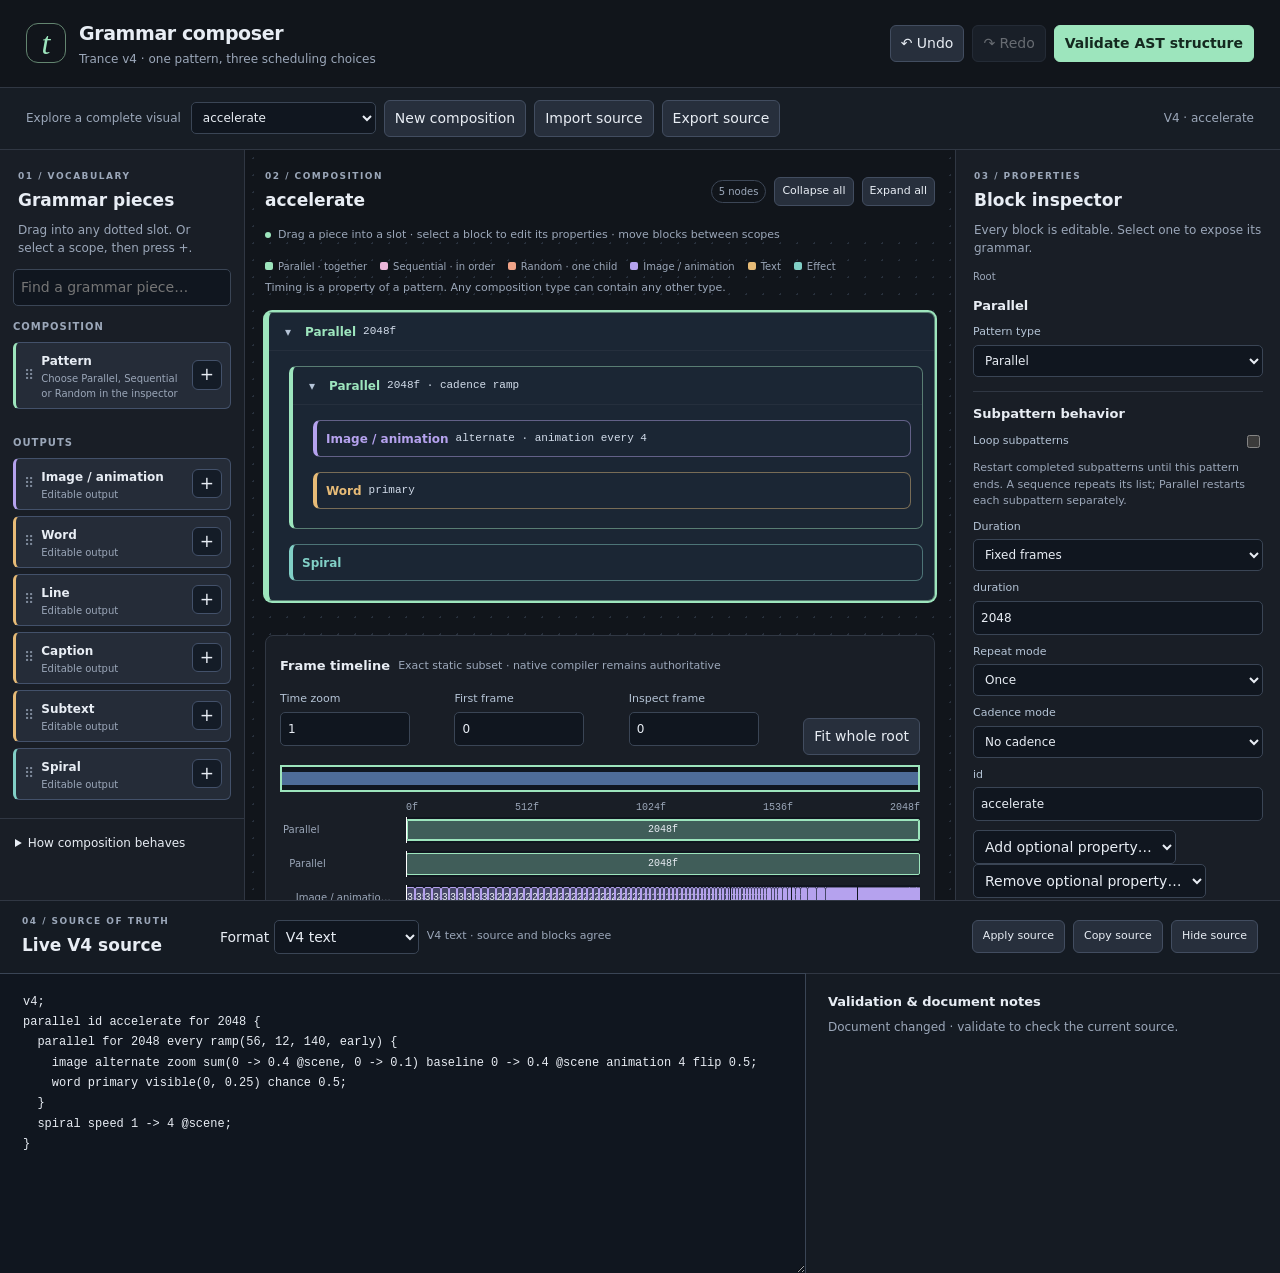
<file: docs/exploration/authoring/index.html>
<!doctype html>
<html lang="en">
<head><meta charset="utf-8"><meta name="viewport" content="width=device-width, initial-scale=1"><title>Trance · Grammar Composer</title><link rel="stylesheet" href="app.css"></head>
<body>
<header class="appbar"><div class="brand"><span class="brandmark">t</span><div><h1>Grammar composer</h1><p>Trance v4 · one pattern, three scheduling choices</p></div></div><div class="top-actions"><button id="undo" title="Undo (Ctrl+Z)">↶ Undo</button><button id="redo" title="Redo (Ctrl+Shift+Z)">↷ Redo</button><button id="validate" class="primary">Validate AST structure</button></div></header>
<section class="projectbar"><label class="builtin-label">Explore a complete visual <select id="builtin-picker" aria-label="Built-in composition"></select></label><button id="new-document">New composition</button><button id="import-file">Import source</button><input id="file-input" type="file" accept=".json,.pattern,.txt" hidden><button id="export">Export source</button><span id="document-status" class="status">Loading grammar…</span></section>
<main class="workspace">
<aside class="palette-panel"><div class="panel-heading"><span class="eyebrow">01 / vocabulary</span><h2>Grammar pieces</h2><p>Drag into any dotted slot. Or select a scope, then press +.</p></div><label class="search-label"><span class="sr-only">Search pieces</span><input id="palette-search" type="search" placeholder="Find a grammar piece…"></label><div id="palette"></div><details class="guide"><summary>How composition behaves</summary><p>Parallel patterns run their children together. Sequential patterns run children in order. Random patterns run one selected child at a time, with random or round-robin selection.</p><p>Every pattern can contain any other pattern. Duration, cadence, repeat, ramp and offset are properties of these three types. Chance exits belong to children of a random pattern.</p><p>Either chooses a theme randomly on selection; Alternate switches themes on selection. Neither is a clock. Animation media still comes from the shared stream.</p><p>No animation or flashing preview runs here. Native compiler validation does not verify GPU output or decoded media.</p></details></aside>
<section class="canvas-panel"><div class="canvas-toolbar"><div><span class="eyebrow">02 / composition</span><h2 id="composition-title">Composition</h2></div><span id="block-count" class="pill"></span><button id="collapse-all">Collapse all</button><button id="expand-all">Expand all</button></div><div class="canvas-help"><span class="dot"></span> Drag a piece into a slot · select a block to edit its properties · move blocks between scopes</div><div class="role-legend" aria-label="Composition color legend"><span style="--role:var(--parallel)">Parallel · together</span><span style="--role:var(--sequence)">Sequential · in order</span><span style="--role:var(--branch)">Random · one child</span><span style="--role:var(--image)">Image / animation</span><span style="--role:var(--textblock)">Text</span><span style="--role:var(--effect)">Effect</span><p>Timing is a property of a pattern. Any composition type can contain any other type.</p></div><div id="canvas" aria-label="Composition blocks"></div><section id="timeline" aria-label="Frame timeline"></section><div id="empty-state" hidden>Start with a <strong>parallel, sequential or random pattern</strong>. Drag one here, or press its + button.</div></section>
<aside class="inspector-panel"><div class="panel-heading"><span class="eyebrow">03 / properties</span><h2>Block inspector</h2><p>Every block is editable. Select one to expose its grammar.</p></div><div id="inspector"></div></aside>
</main>
<section class="source-panel"><div class="source-toolbar"><div><span class="eyebrow">04 / source of truth</span><h2>Live V4 source</h2></div><label>Format <select id="source-format" aria-label="Source format"><option value="text">V4 text</option><option value="json">Advanced JSON</option></select></label><span id="source-status">Changes in either view stay in the document</span><button id="apply-source">Apply source</button><button id="copy-source">Copy source</button><button id="toggle-source" aria-expanded="true">Hide source</button></div><div id="source-body"><textarea id="source" spellcheck="false" aria-label="Editable V4 source"></textarea><div class="diagnostics-pane"><h3>Validation &amp; document notes</h3><p id="validation-summary">Not validated. Click “Validate with compiler” to run the real parser and compiler.</p><pre id="diagnostics" aria-live="polite"></pre><div class="validation-options"><label>Locked period (frames) <input id="locked-period" type="number" min="0" value="8"></label><p>Compiler session context. V4 timing uses explicit frames. No playback is started.</p></div></div></div></section>
<div id="announcement" class="toast" role="status" aria-live="polite"></div>
<script src="v4-grammar.js"></script><script src="v4-text.js"></script><script src="v4-timeline.js"></script><script src="v4-app.js"></script>
</body></html>
</file>
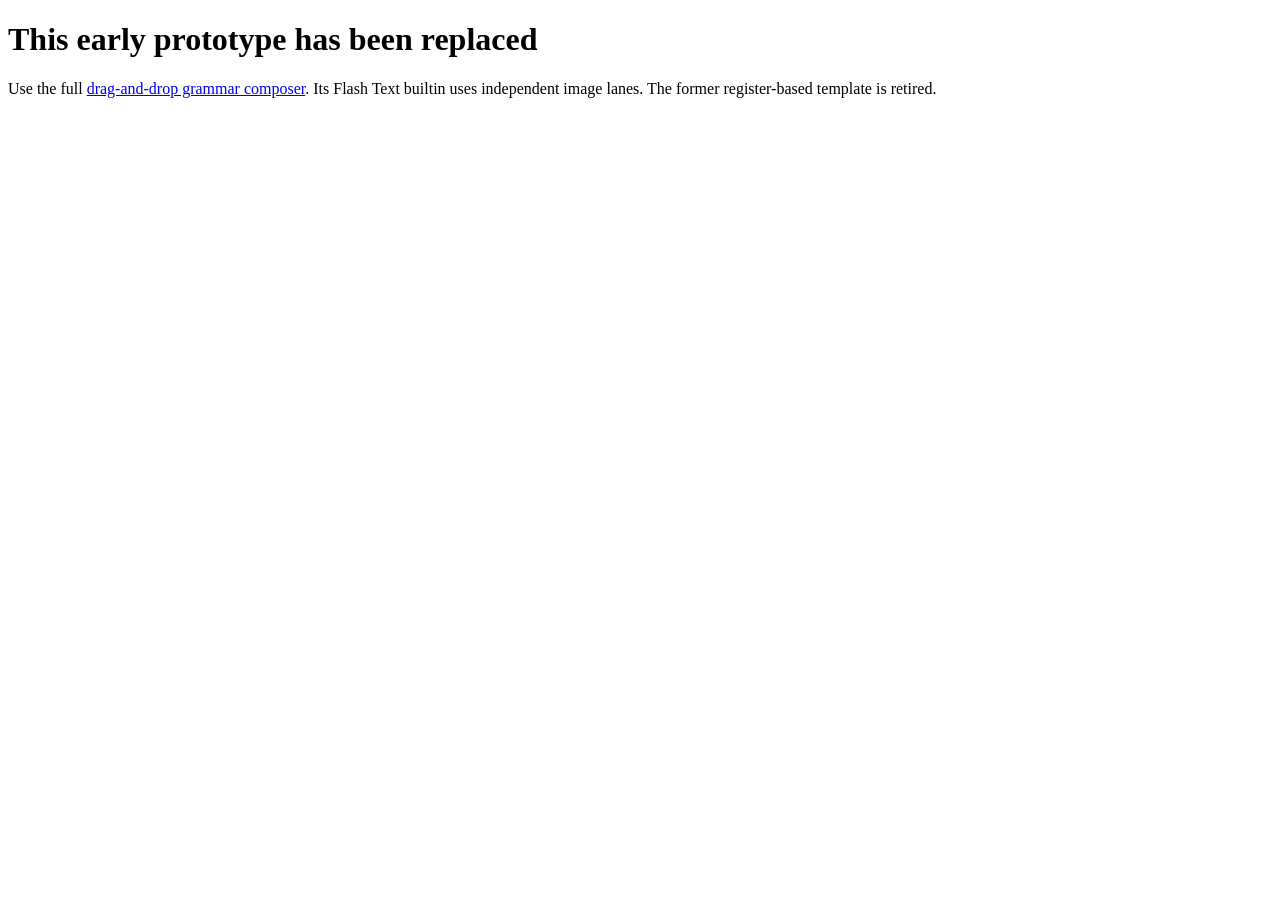
<file: docs/exploration/visual-authoring-prototype.html>
<!doctype html><html lang="en"><meta charset="utf-8"><title>Grammar composer</title><body><h1>This early prototype has been replaced</h1><p>Use the full <a href="http://127.0.0.1:8766/">drag-and-drop grammar composer</a>. Its Flash Text builtin uses independent image lanes. The former register-based template is retired.</p></body></html>
</file>
<file: docs/exploration/authoring/app.css>
:root{color-scheme:dark;--bg:#11151b;--panel:#191e26;--line:#303743;--muted:#9ba7b9;--text:#e8edf4;--accent:#9de5bd;--schedule:#7dabef;--image:#b5a2ee;--textblock:#e7bb77;--effect:#81cfc6}*{box-sizing:border-box}body{margin:0;background:var(--bg);color:var(--text);font:14px/1.5 system-ui,-apple-system,Segoe UI,sans-serif}button,input,select,textarea{font:inherit}button{background:#272f3c;color:var(--text);border:1px solid #424d60;border-radius:6px;padding:7px 10px;cursor:pointer}button:hover{background:#364155;border-color:#8094af}button:focus-visible,input:focus-visible,textarea:focus-visible,select:focus-visible,summary:focus-visible{outline:2px solid var(--accent);outline-offset:2px}button:disabled{opacity:.4;cursor:default}button.primary{background:var(--accent);color:#14291f;border-color:var(--accent);font-weight:650}input,select,textarea{color:var(--text);background:#10161f;border:1px solid #3a4555;border-radius:5px;padding:7px}h1,h2,h3,p{margin:0}h1{font-size:19px;letter-spacing:-.4px}h2{font-size:17px;font-weight:600}h3{font-size:13px}.appbar{display:flex;justify-content:space-between;align-items:center;padding:19px 26px;border-bottom:1px solid var(--line);gap:16px}.brand{display:flex;align-items:center;gap:13px}.brand p{font-size:12px;color:var(--muted);margin-top:2px}.brandmark{width:40px;height:40px;border:1px solid #638570;border-radius:12px;color:var(--accent);display:grid;place-items:center;font:italic 32px Georgia}.top-actions{display:flex;gap:8px}.projectbar{display:flex;align-items:center;gap:8px;flex-wrap:wrap;padding:12px 26px;background:#171d25;border-bottom:1px solid var(--line)}.builtin-label{display:flex;align-items:center;gap:10px;font-size:12px;color:var(--muted)}.builtin-label select{min-width:185px;color:var(--text)}.status{font-size:12px;color:var(--muted);margin-left:auto}.workspace{display:grid;grid-template-columns:245px minmax(350px,1fr) 325px;min-height:610px;align-items:stretch}.palette-panel,.inspector-panel{background:var(--panel)}.palette-panel{border-right:1px solid var(--line)}.inspector-panel{border-left:1px solid var(--line)}.panel-heading{padding:20px 18px 12px}.eyebrow{text-transform:uppercase;letter-spacing:1.5px;color:var(--muted);font-size:9px;font-weight:700;display:block;margin-bottom:5px}.panel-heading p{color:var(--muted);font-size:12px;margin-top:7px}.search-label{display:block;margin:0 13px 13px}.search-label input{width:100%}.palette-group{padding:0 13px 12px}.palette-group h3{color:var(--muted);font-size:10px;text-transform:uppercase;letter-spacing:1px;margin:8px 0}.palette-piece{display:flex;align-items:center;gap:7px;background:#252c38;border:1px solid #43516a;border-left:3px solid var(--piece-color,var(--schedule));border-radius:6px;margin:6px 0;padding:7px 8px;cursor:grab}.palette-piece>div{min-width:0;flex:1}.palette-piece strong{font-size:12px}.palette-piece p{font-size:10px;color:var(--muted)}.palette-piece button{padding:1px 7px;background:#141c27;font-size:17px;border-color:#43516a}.palette-piece .grip{color:#7f8a9b}.guide{border-top:1px solid var(--line);padding:15px;font-size:12px;color:var(--muted)}.guide summary{cursor:pointer;color:var(--text)}.guide p{margin-top:9px}.canvas-panel{padding:0 20px 22px;min-width:0;background:radial-gradient(#28303c 1px,transparent 1px);background-size:17px 17px}.canvas-toolbar{display:flex;align-items:center;gap:8px;padding:20px 0 13px}.canvas-toolbar>div{flex:1}.canvas-toolbar button{font-size:11px;padding:5px 7px}.pill{font-size:10px;padding:3px 7px;border:1px solid #3c4656;border-radius:30px;color:var(--muted)}.canvas-help{font-size:11px;color:var(--muted);display:flex;gap:7px;align-items:center;padding-bottom:12px}.dot{width:6px;height:6px;background:var(--accent);border-radius:50%;flex-shrink:0}#canvas{padding-bottom:20px}#empty-state{padding:50px;text-align:center;color:var(--muted)}.block{--block-color:var(--schedule);margin:0;border:1px solid color-mix(in srgb,var(--block-color) 42%,#27323e);border-left:4px solid var(--block-color);border-radius:7px;background:#1b2634;position:relative;min-width:0}.block.selected{box-shadow:0 0 0 2px var(--accent);z-index:1}.block.dragging{opacity:.35}.block-head{display:flex;align-items:center;gap:7px;padding:9px 9px 8px;cursor:grab;min-width:0}.block-title{font-size:12px;font-weight:700;color:var(--block-color)}.block-code{font:11px/1.5 Consolas,monospace;color:#d3ddeb;overflow:hidden;text-overflow:ellipsis;white-space:nowrap;flex:1}.block-head .mini{padding:0 5px;background:transparent;border-color:transparent;font-size:12px;color:#b5c4d7}.block-head .collapse{width:20px}.block-head .delete{opacity:.4}.block-head:hover .delete{opacity:1}.block-children{padding:0 11px 4px 20px;border-top:1px solid #ffffff0b}.block-note{font-size:10px;color:var(--muted);padding:0 10px 6px 37px}.drop-slot{height:15px;position:relative;border:1px dashed transparent;border-radius:4px;transition:height .08s,background .08s}.drop-slot.empty{height:46px;border-color:#5e71855e;margin:7px 0;display:grid;place-items:center;color:#8e9eaf;font-size:11px}.drop-slot.over{height:40px!important;border-color:var(--accent);background:#9de5bd20}.drop-slot.over:after{content:'Drop here';font-size:11px;color:var(--accent);position:absolute;inset:0;display:grid;place-items:center}.drop-slot.over.empty{color:transparent}.root-list>.drop-slot:first-child{min-height:20px}.scope-end{font-size:9px;color:#65768b;margin-left:6px;letter-spacing:.6px}.inspector-empty{padding:22px 19px;color:var(--muted);font-size:13px}.inspector-body{padding:0 17px 20px}.breadcrumbs{font-size:10px;overflow-wrap:anywhere;color:var(--muted);margin:0 0 12px}.inspector-kind{display:flex;justify-content:space-between;align-items:center;margin-bottom:9px}.inspector-kind h3{font-size:17px}.field{display:block;margin:9px 0}.field>span{display:block;color:#b4c3d5;font-size:11px;margin-bottom:4px}.field input,.field select,.field textarea{width:100%;font-size:12px}.field textarea{font-family:Consolas,monospace;min-height:64px;resize:vertical}.field small{color:var(--muted);font-size:10px}.field-grid{display:grid;grid-template-columns:1fr 1fr;gap:7px}.field-grid .field{margin:3px 0}.inspector-actions{display:flex;gap:5px;flex-wrap:wrap;margin:12px 0}.inspector-actions button{font-size:11px;padding:5px 8px}.inspector-section{border-top:1px solid var(--line);padding-top:12px;margin-top:14px}.inspector-section summary{font-size:12px;cursor:pointer}.inspector-section p,.hint{color:var(--muted);font-size:11px;margin:8px 0}.clock-box{border-left:2px solid var(--schedule);background:#213044;padding:9px 10px;color:#b9ccea;font-size:11px;margin:12px 0}.clock-box strong{color:#dfebfb}.caution{border-left-color:var(--textblock);background:#322c23;color:#d7c6ab}.source-panel{border-top:1px solid var(--line);background:#151b23}.source-toolbar{display:flex;align-items:center;gap:8px;padding:14px 22px}.source-toolbar>div{min-width:190px}.source-toolbar>span{font-size:11px;color:var(--muted);flex:1}.source-toolbar button{font-size:11px}#source-body{display:grid;grid-template-columns:minmax(400px,1.7fr) minmax(290px,1fr);gap:0}#source{min-height:300px;resize:vertical;width:100%;border-radius:0;border-width:1px 1px 0 0;font:12px/1.7 Consolas,monospace;padding:18px 23px;tab-size:2;white-space:pre}.diagnostics-pane{padding:18px 22px;border-top:1px solid var(--line);font-size:12px}.diagnostics-pane>p{color:var(--muted);margin:7px 0}.diagnostics-pane pre{font:11px/1.5 Consolas,monospace;white-space:pre-wrap;overflow-wrap:anywhere;max-height:260px;overflow:auto;color:#c7d4e7}.diagnostics-pane pre.error{color:#f2b2a7}.validation-options{border-top:1px solid var(--line);padding-top:12px;margin-top:14px;color:var(--muted);font-size:11px}.validation-options input{width:65px;margin-left:8px}.validation-options p{margin-top:6px}.toast{position:fixed;bottom:20px;left:50%;transform:translateX(-50%);padding:11px 18px;background:#d3f0df;color:#143323;border-radius:7px;font-size:12px;box-shadow:0 5px 30px #0005;z-index:20;opacity:0;pointer-events:none;transition:opacity .2s;max-width:90vw}.toast.visible{opacity:1}.sr-only{position:absolute;width:1px;height:1px;overflow:hidden;clip:rect(0,0,0,0)}[hidden]{display:none!important}@media(min-width:1600px){.workspace{grid-template-columns:260px minmax(400px,1fr) 360px}.block-code{font-size:12px}}@media(max-width:1100px){.workspace{grid-template-columns:210px minmax(330px,1fr)}.inspector-panel{grid-column:1/-1;border-top:1px solid var(--line);border-left:0}.inspector-body{display:block;max-width:800px}.inspector-panel .panel-heading{padding-bottom:5px}.status{width:100%;margin-left:0}.canvas-toolbar{flex-wrap:wrap}}@media(max-width:700px){.appbar{padding:14px;flex-wrap:wrap}.projectbar{padding:12px}.workspace{grid-template-columns:1fr}.palette-panel{border-right:0;border-bottom:1px solid var(--line)}#palette{display:flex;overflow:auto;gap:8px;max-height:245px}.palette-group{min-width:200px}.palette-panel .panel-heading p{display:none}.palette-panel .guide{display:none}.canvas-panel{padding:0 12px 15px}.canvas-help{font-size:10px}.block-children{padding-left:9px;padding-right:5px}.block-code{font-size:10px}#source-body{grid-template-columns:1fr}.source-toolbar{flex-wrap:wrap;padding:12px}.source-toolbar>span{display:none}.builtin-label{flex-wrap:wrap}.source-toolbar>div{flex:1}.top-actions button{font-size:12px}}

/* Keep vocabulary and canvas independently reachable while dragging. */
@media(min-width:1101px){.workspace{height:calc(100vh - 150px);min-height:520px}.palette-panel,.canvas-panel,.inspector-panel{overflow:auto;min-height:0}.canvas-toolbar{position:sticky;top:0;z-index:3;background:var(--bg)}}

.palette-panel,.inspector-panel{min-width:0}@media(max-width:700px){.workspace{grid-template-columns:minmax(0,1fr)}.panel-heading,.inspector-body{min-width:0}.clock-box,.hint{overflow-wrap:anywhere}}
.animation-accent{margin:14px 0;padding:12px;border:1px solid #615579;border-radius:7px;background:#252234}.animation-accent h4{margin:0 0 5px;font-size:13px;color:var(--image)}.animation-accent p{font-size:11px;color:var(--muted);margin:5px 0}.animation-accent select{width:100%}

/* Labels belong to the draggable card; only its add button is interactive. */
.palette-piece > .grip,.palette-piece > div{pointer-events:none;user-select:none}

:root{--parallel:#9de5bd;--sequence:#eab5d9;--branch:#f0a388}.role-legend{display:flex;flex-wrap:wrap;gap:6px 13px;padding:4px 0 15px;font-size:10px;color:var(--muted)}.role-legend span:before{content:"";display:inline-block;width:8px;height:8px;border-radius:2px;background:var(--role);margin-right:5px}.role-legend p{flex-basis:100%;font-size:11px}.block-role{font-size:9px;color:var(--block-color);border:1px solid currentColor;border-radius:4px;padding:1px 4px;white-space:nowrap}
/* A single shared axis for all frame lanes, separate from image zoom. */
#timeline{margin-top:14px;padding:14px;border:1px solid var(--line);border-radius:8px;background:var(--panel);min-width:0}.timeline-title{display:flex;gap:8px;align-items:center;flex-wrap:wrap}.timeline-controls{display:flex;gap:8px;align-items:end;flex-wrap:wrap}.timeline-controls .field{flex:1;min-width:85px}.timeline-controls input{width:100%;max-width:130px}.timeline-overview{height:27px;background:#10161f;position:relative;cursor:ew-resize;touch-action:none;margin:10px 0}.overview-bar{position:absolute;top:7px;height:13px;background:var(--schedule);opacity:.35}.overview-window{position:absolute;top:0;bottom:0;border:2px solid var(--accent);pointer-events:none}.timeline-axis{display:flex;justify-content:space-between;margin-left:126px;font:10px Consolas,monospace;color:var(--muted)}.timeline-lanes{max-height:380px;overflow:auto}.timeline-lane{display:grid;grid-template-columns:118px minmax(0,1fr);gap:8px;min-height:34px;align-items:center}.timeline-name{overflow:hidden;text-overflow:ellipsis;white-space:pre;text-align:left;font-size:10px;padding:3px;border:0;background:transparent;color:var(--muted)}.timeline-track{height:26px;position:relative;overflow:hidden;background:#10161f}.timeline-bar{position:absolute;top:2px;bottom:2px;border:1px solid var(--bar-color);border-radius:2px;background:color-mix(in srgb,var(--bar-color) 30%,#18222e);padding:0;font:10px Consolas,monospace;overflow:hidden;white-space:nowrap;min-width:2px}.timeline-bar.selected{outline:1px solid var(--accent);outline-offset:-2px}.timeline-bar.uncertain{background:repeating-linear-gradient(135deg,#62516b 0 4px,#252c38 4px 8px)}.timeline-bar.inactive{background:repeating-linear-gradient(135deg,#333c48 0 4px,#161e29 4px 8px);border-color:#7e8999;color:#e7bb77}.timeline-cursor{position:absolute;top:0;bottom:0;width:1px;background:white;pointer-events:none}.timeline-notes{font-size:11px;color:var(--textblock);margin-top:8px}.timeline-notes p{margin:5px 0;overflow-wrap:anywhere}@media(max-width:480px){.timeline-lane{grid-template-columns:82px minmax(0,1fr);gap:4px}.timeline-axis{margin-left:86px}#timeline{padding:8px}}
.boolean-field{display:flex;align-items:center;justify-content:space-between;gap:12px}.boolean-field>span{margin:0}.boolean-field input[type=checkbox]{width:auto;accent-color:var(--accent)}
.duration-preview{display:block;margin:6px 0 12px;padding:7px 9px;border-left:2px solid var(--accent);background:#203026;color:var(--accent);font-size:12px}.duration-preview.caution{border-color:var(--textblock);background:#322c23;color:var(--textblock)}
</file>
